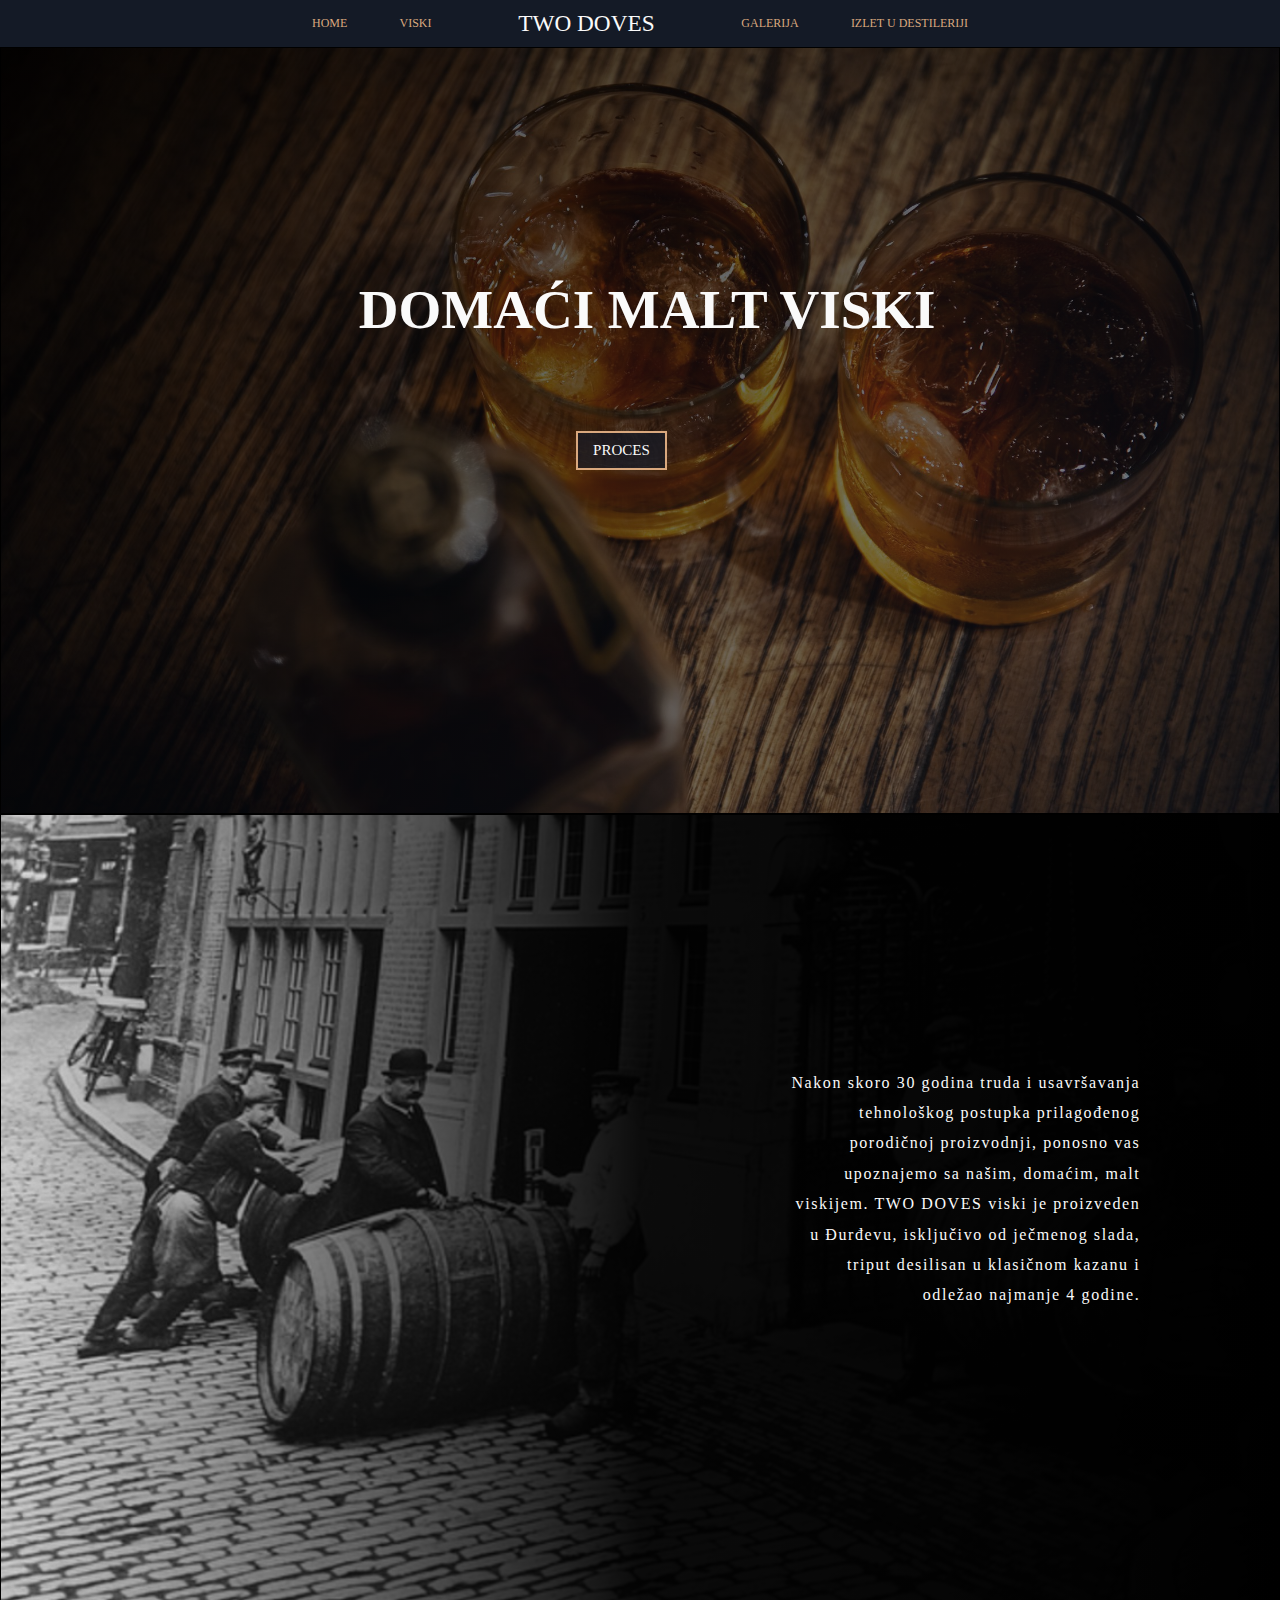
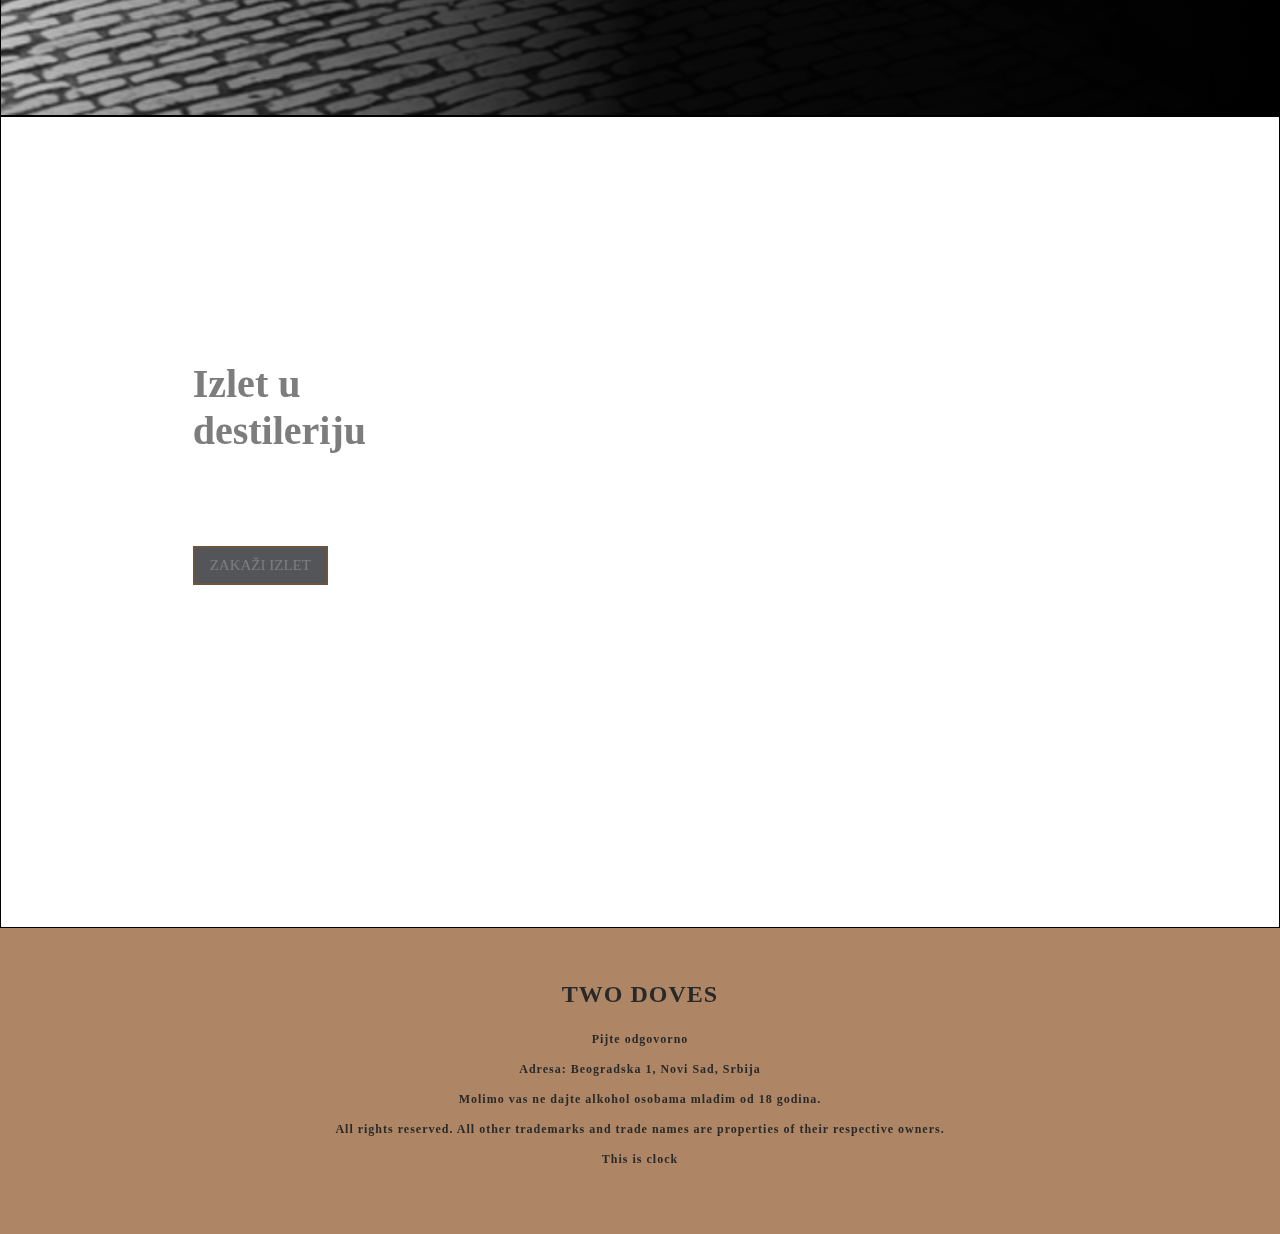
<file: index.html>
<!DOCTYPE html>
<html lang="en">

<head>
    <meta charset="UTF-8">
    <meta name="viewport" content="width=device-width, initial-scale=1.0">
    <meta http-equiv="X-UA-Compatible" content="ie=edge">
    <title>Two Doves Destilerija</title>

    <link href="css/style.css" rel="stylesheet" type="text/css">
</head>

<body>


    <div id="navigation">
        <nav class="navigation__nav">
            <ul class="navigation__list">
                <li><a href="index.html" class="navigation__link">HOME</a></li>
                <li><a href="viski.html" class="navigation__link">VISKI</a></li>
                <li class="navigation__logo" id="logo_animation">TWO DOVES</li>
                <li><a href="galerija.html" class="navigation__link">GALERIJA</a></li>
                <li><a href="izlet_u_destileriju.html" class="navigation__link">IZLET U DESTILERIJI</a></li>
            </ul>
        </nav>
    </div>


    <header class="header">
        <div class="header__text-box">
            <h1 class="heading__slogan" id="heading_animation">DOMAĆI MALT VISKI</h1>
            <a href="viski.html" class="header__button">Proces</a>
        </div>
    </header>

    <div class="main">
        <div class="main__text">
            <p>Nakon skoro 30 godina truda i usavršavanja tehnološkog postupka prilagođenog porodičnoj proizvodnji,
                ponosno vas upoznajemo sa našim, domaćim, malt viskijem. TWO DOVES viski je proizveden u Đurđevu,
                isključivo od ječmenog slada, triput desilisan u klasičnom kazanu i odležao najmanje 4 godine.</p>
        </div>
    </div>


    <div class="destillery">
        <div class="destillery__heading">
            <h1 class="destillery__heading__text">Izlet u <br> destileriju</h1>
            <a href="izlet_u_destileriju.html" class="destillery__button">Zakaži izlet</a>
        </div>
    </div>

    <footer class="footer">
        <h1>TWO DOVES</h1>
        <p id="footer__slogan">Pijte odgovorno</p>
        <p id="footer__adresa">Adresa: Beogradska 1, Novi Sad, Srbija</p>
        <p id="footer__molba">Molimo vas ne dajte alkohol osobama mlađim od 18 godina.</p>
        <p id="footer__rightsreserved">All rights reserved. All other trademarks and trade names are properties of their
            respective owners.</p>

            <div id="clock">This is clock</div>

    </footer>

    <script src="js/script.js"></script>

</body>

</html>
</file>
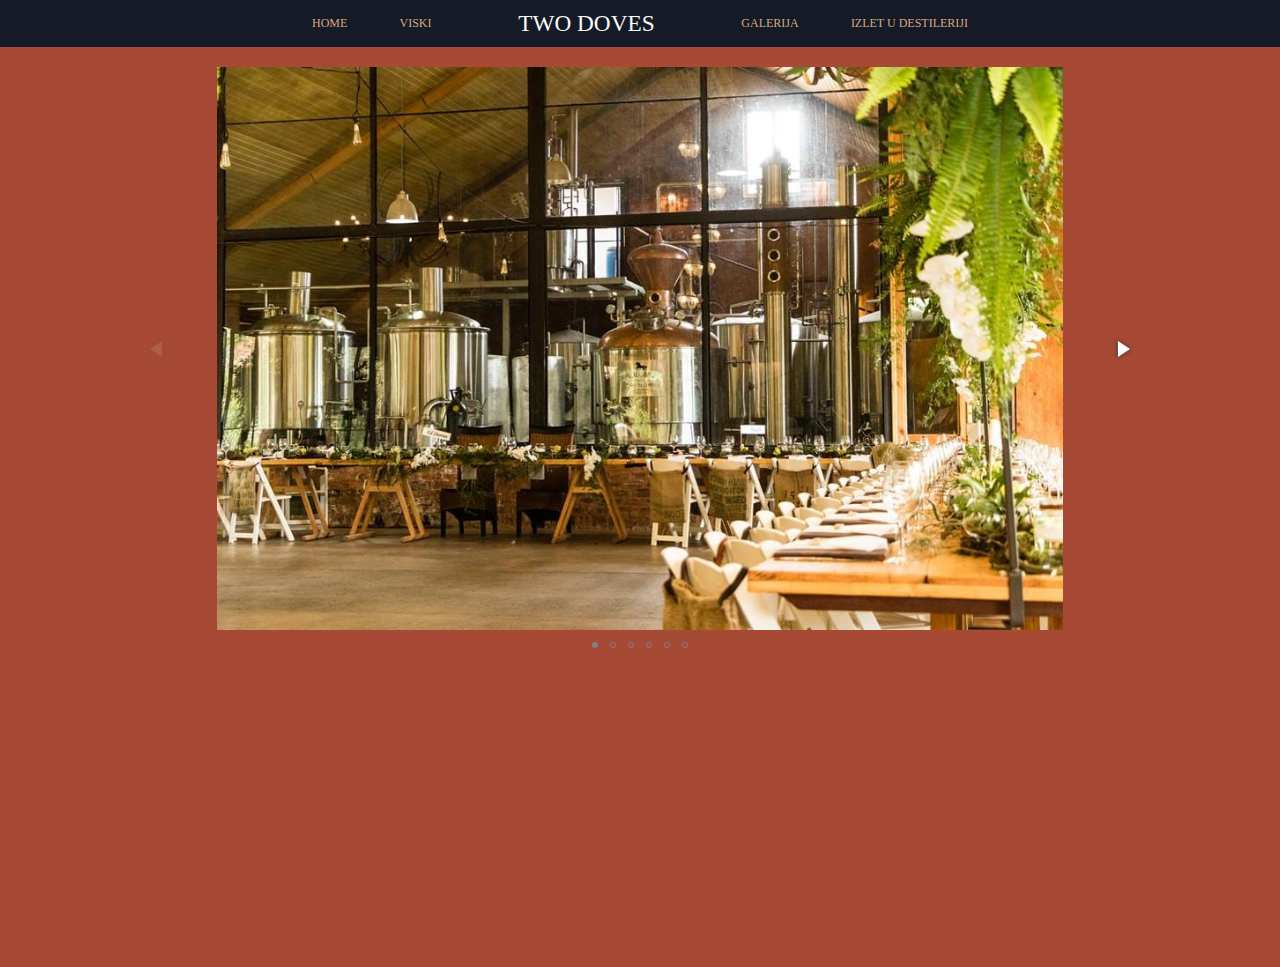
<file: galerija.html>
<!-- <div id="navigation">
        <nav class="navigation__nav">
            <ul class="navigation__list">
                <li><a href="index.html" class="navigation__link">HOME</a></li>
                <li><a href="viski.html" class="navigation__link">VISKI</a></li>
                <li class="navigation__logo">TWO DOVES</li>
                <li><a href="#" class="navigation__link">GALERIJA</a></li>
                <li><a href="#" class="navigation__link">IZLET U DESTILERIJI</a></li>
            </ul>
        </nav>
    </div>

    <div id="gallery_background">


    </div> -->



<!DOCTYPE html>
<html>

<head>
    <title>Galerija</title>
    <meta charset="utf-8">
    <meta name="viewport" content="width=device-width">
    <script src="https://ajax.googleapis.com/ajax/libs/jquery/3.4.1/jquery.min.js"></script>
    <!-- jQuery -->
    <script src="http://code.jquery.com/jquery-1.10.2.min.js"></script>
    <script src="https://ajax.googleapis.com/ajax/libs/jquery/1.12.4/jquery.min.js"></script>
    <!-- Fotorama -->
    <link href="fotorama-4.6.2/fotorama-4.6.2/fotorama.css" rel="stylesheet">
    <link href="css/style.css" rel="stylesheet">
    <link href="css/style_galerija.css" rel="stylesheet">

</head>

<body>

    <div id="navigation">
        <nav class="navigation__nav">
            <ul class="navigation__list">
                <li><a href="index.html" class="navigation__link">HOME</a></li>
                <li><a href="viski.html" class="navigation__link">VISKI</a></li>
                <li class="navigation__logo">TWO DOVES</li>
                <li><a href="galerija.html" class="navigation__link">GALERIJA</a></li>
                <li><a href="izlet_u_destileriju.html" class="navigation__link">IZLET U DESTILERIJI</a></li>
            </ul>
        </nav>
    </div>
    <!-- Fotorama -->
    <div id="gallery_background">
        <div class="fotorama" data-width="1000" data-ratio="16/9" data-max-width="100%">
            
            <img src="img/pic6.jpg">
            <img src="img/pic5.jpg">
            <img src="img/pic3.jpg">
            <img src="img/pic1.jpg">
            <img src="img/pic4.jpg">
            <img src="img/pic2.jpg">

            <!-- <img src="img/IMG_4702.JPG">
            <img src="img/1001 (2).JPG">
            <img src="img/1077.JPG">
            <img src="img/1083.JPG">
            <img src="img/1142.JPG">
            <img src="img/615.JPG">
            <img src="img/735.JPG">
            <img src="img/763.JPG"> -->

        </div>
    </div>
    <script src="fotorama-4.6.2/fotorama-4.6.2/fotorama.js"></script>
</body>

</html>
</file>
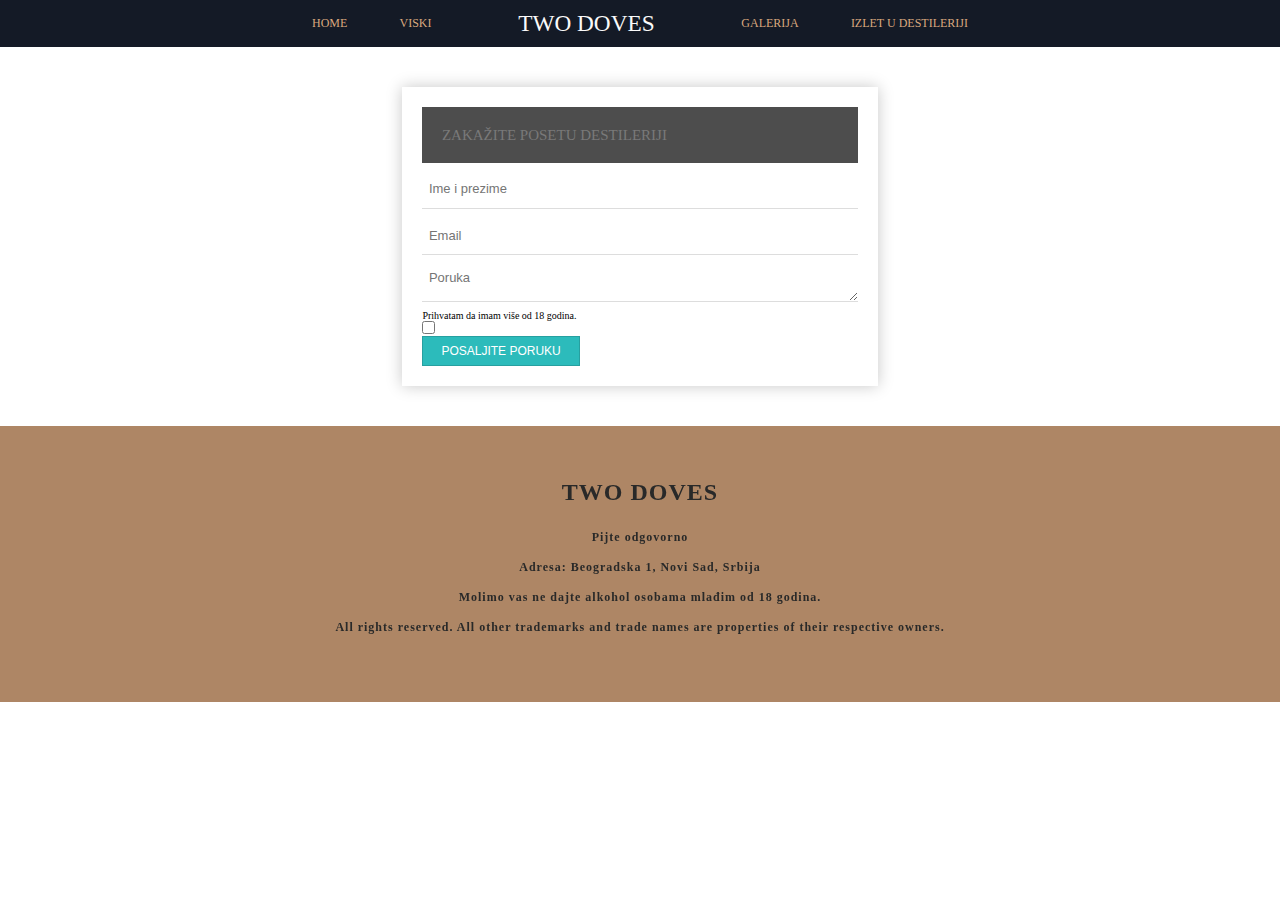
<file: izlet_u_destileriju.html>
<!DOCTYPE html>
<html lang="en">

<head>
    <meta charset="UTF-8">
    <meta name="viewport" content="width=device-width, initial-scale=1.0">
    <meta http-equiv="X-UA-Compatible" content="ie=edge">
    <link rel="stylesheet" type="text/css" href="css/stylecontact.css">
    <link rel="stylesheet" type="text/css" href="css/style.css">
    <title>Kontakt</title>
</head>

<body>
    <div id="navigation">
        <nav class="navigation__nav">
            <ul class="navigation__list">
                <li><a href="index.html" class="navigation__link">HOME</a></li>
                <li><a href="viski.html" class="navigation__link">VISKI</a></li>
                <li class="navigation__logo">TWO DOVES</li>
                <li><a href="galerija.html" class="navigation__link">GALERIJA</a></li>
                <li><a href="izlet_u_destileriju.html" class="navigation__link">IZLET U DESTILERIJI</a></li>
            </ul>
        </nav>
    </div>

    <div id="form">
        <h2>Zakažite posetu destileriji</h2>
        <div id="error"></div>
        <form id="form1">
            <input id="ime_prezime" type="text" name="field1" placeholder="Ime i prezime" />
            <input id="email" type="email" name="field2" placeholder="Email" />
            <textarea id="poruka" placeholder="Poruka" ></textarea>  <!-- onkeyup="adjust_textarea(this)" -->
            <label for="checkbox">Prihvatam da imam više od 18 godina.</label><br>
            <input id="checkbox" type="checkbox" name="checkbox"><br>
            <!-- <button id="posalji" type="submit" value="Pošaljite poruku" name="Posaljite poruku"> -->
            <button id="posalji" type="submit" value="posalji">Posaljite poruku</button>

        </form>
    </div>


    <footer class="footer">
        <h1>TWO DOVES</h1>
        <p id="footer__slogan">Pijte odgovorno</p>
        <p id="footer__adresa">Adresa: Beogradska 1, Novi Sad, Srbija</p>
        <p id="footer__molba">Molimo vas ne dajte alkohol osobama mlađim od 18 godina.</p>
        <p id="footer__rightsreserved">All rights reserved. All other trademarks and trade names are properties of their respective owners.
        </p>

    </footer>
    <script src="js/script.js"></script>
</body>

</html>
</file>
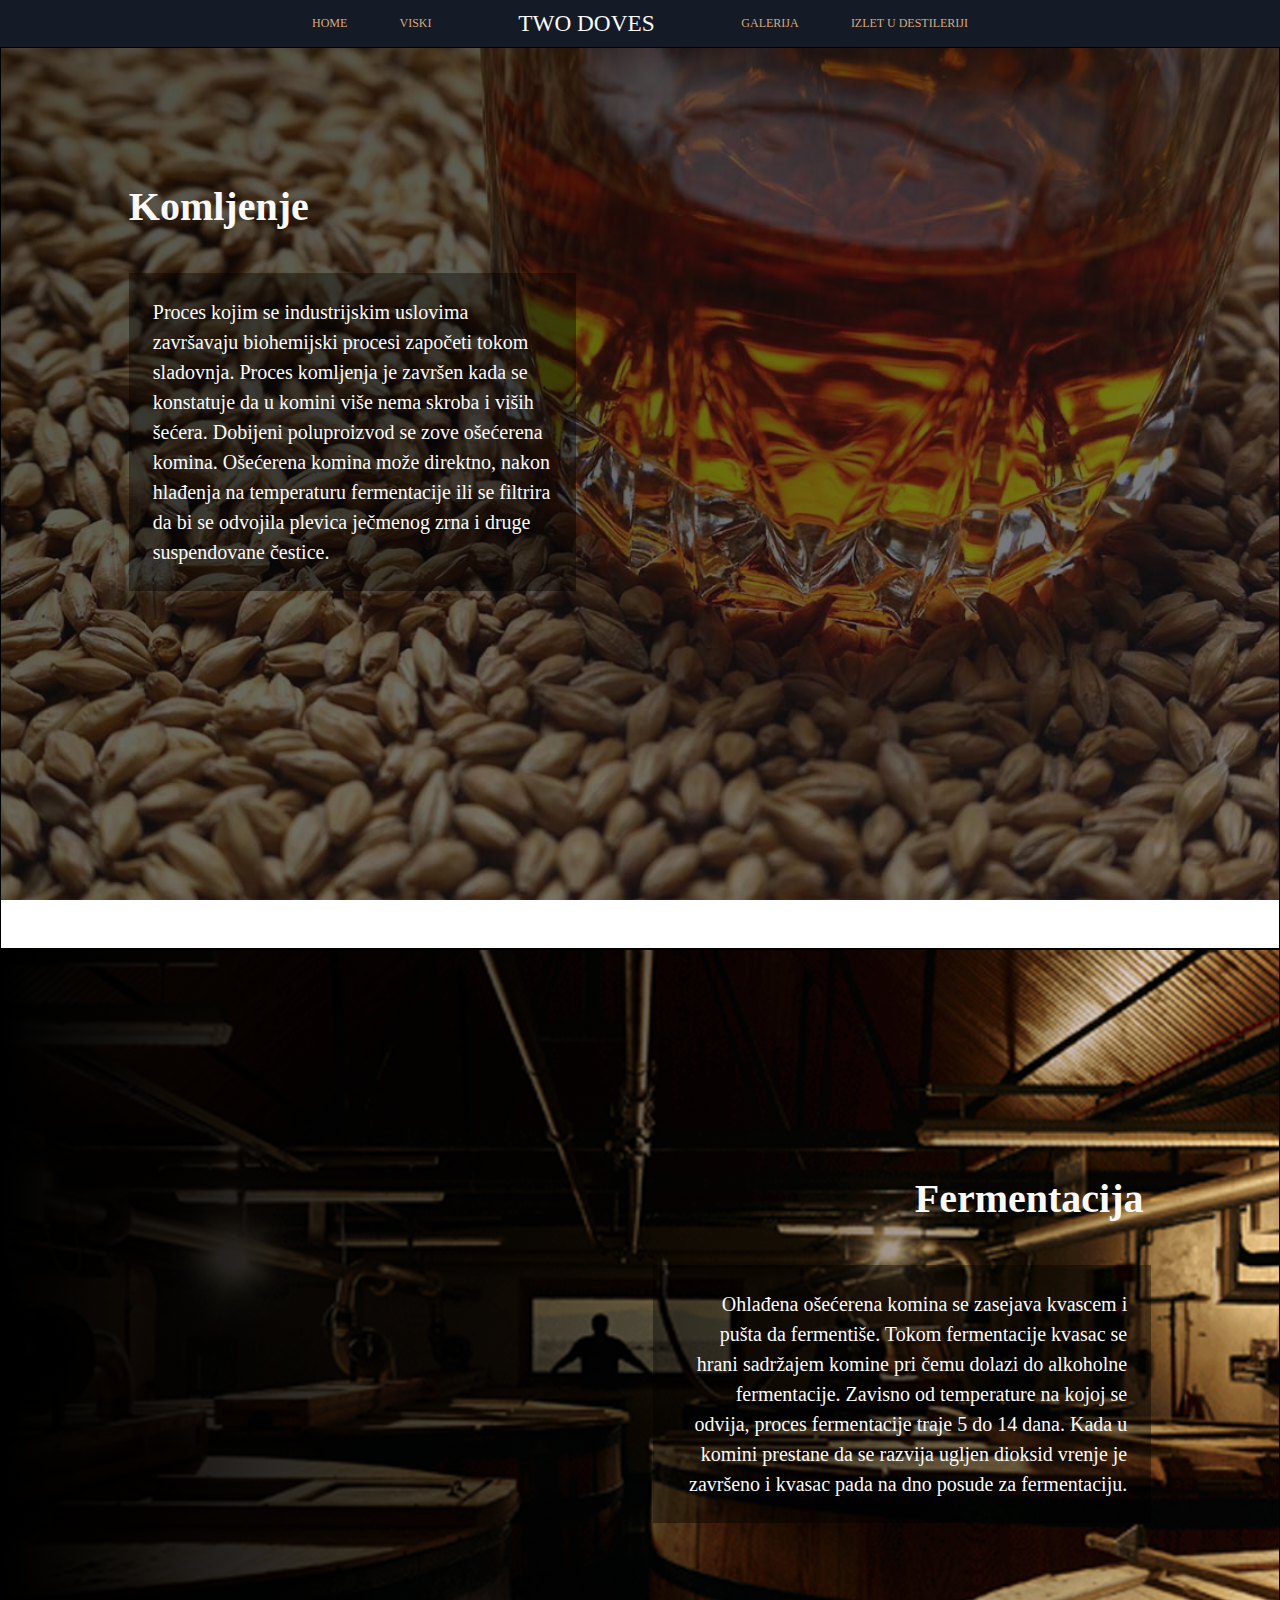
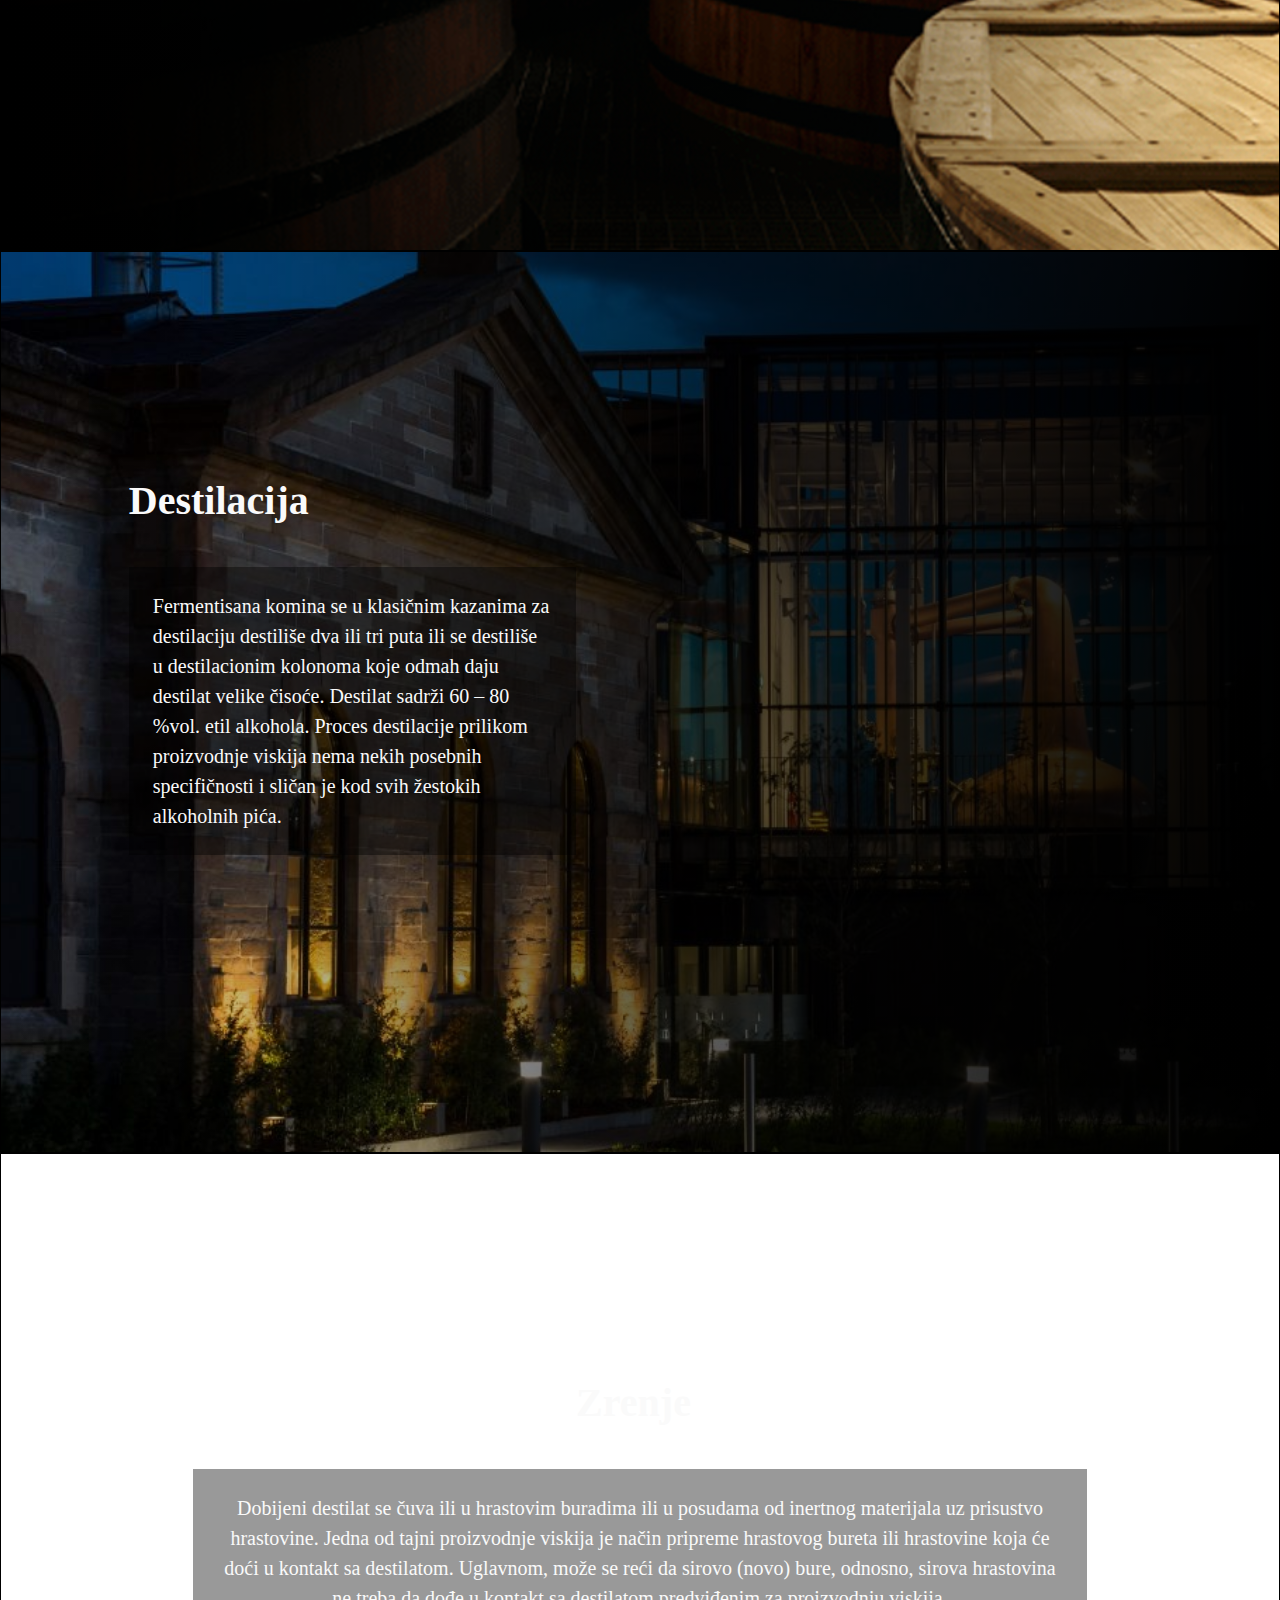
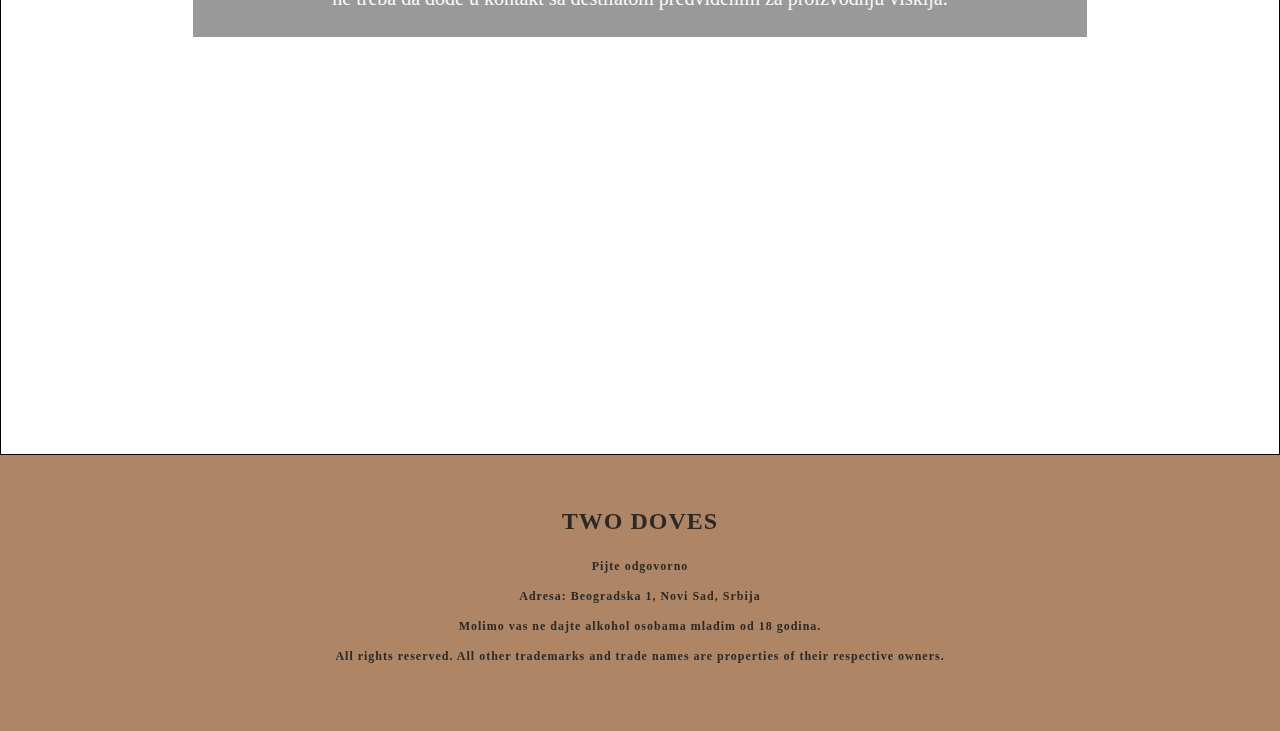
<file: viski.html>
<html lang="en">

<head>
    <meta charset="UTF-8">
    <meta name="viewport" content="width=device-width, initial-scale=1.0">
    <meta http-equiv="X-UA-Compatible" content="ie=edge">
    <title>Two Doves Destilerija - Viski</title>
    <link href="css/style.css" rel="stylesheet" type="text/css">
</head>

<body>

    <div id="navigation">
        <nav class="navigation__nav">
            <ul class="navigation__list">
                <li><a href="index.html" class="navigation__link">HOME</a></li>
                <li><a href="viski.html" class="navigation__link">VISKI</a></li>
                <li class="navigation__logo">TWO DOVES</li>
                <li><a href="galerija.html" class="navigation__link">GALERIJA</a></li>
                <li><a href="izlet_u_destileriju.html" class="navigation__link">IZLET U DESTILERIJI</a></li>
            </ul>
        </nav>
    </div>


    <div class="main1">
        <div class="main1__text">
            <h1 id="heading1">Komljenje</h1>
            <div id="paragpraph1">
                <p>
                    Proces kojim se industrijskim uslovima završavaju biohemijski procesi započeti tokom sladovnja.
                    Proces komljenja je završen kada se konstatuje da u komini više nema skroba i viših šećera.
                    Dobijeni poluproizvod se zove ošećerena komina.
                    Ošećerena komina može direktno, nakon hlađenja na temperaturu fermentacije ili se filtrira da bi se
                    odvojila plevica ječmenog zrna i druge suspendovane čestice.<br>
                </p>
            </div>

        </div>
    </div>

    <div class="main2">
        <div class="main2__text">
            <h1 id="heading2">Fermentacija</h1>
            <div id="paragpraph2">
                <p>
                    Ohlađena ošećerena komina se zasejava kvascem i pušta da fermentiše. Tokom fermentacije kvasac se
                    hrani sadržajem
                    komine pri čemu dolazi do alkoholne fermentacije.
                    Zavisno od temperature na kojoj se odvija, proces fermentacije traje 5 do 14 dana.
                    Kada u komini prestane da se razvija ugljen dioksid vrenje je završeno i kvasac pada na dno posude
                    za fermentaciju.
                </p>
            </div>

        </div>
    </div>

    <div class="main3">
        <div class="main3__text">
            <h1 id="heading3">Destilacija</h1>
            <p id="paragpraph3">Fermentisana komina se u klasičnim kazanima za destilaciju destiliše dva ili tri puta
                ili
                se destiliše u destilacionim kolonoma koje odmah daju destilat velike čisoće.
                Destilat sadrži 60 – 80 %vol. etil alkohola. Proces destilacije prilikom proizvodnje viskija nema nekih
                posebnih specifičnosti i
                sličan je kod svih žestokih alkoholnih pića.</p>

        </div>
    </div>

    <div class="main4">
        <div class="main4__text">
            <h1 id="heading4">Zrenje</h1>
            <p id="paragpraph4">Dobijeni destilat se čuva ili u hrastovim buradima ili u posudama od inertnog materijala
                uz prisustvo hrastovine.
                Jedna od tajni proizvodnje viskija je način pripreme hrastovog bureta ili hrastovine koja će doći u
                kontakt sa destilatom.
                Uglavnom, može se reći da sirovo (novo) bure, odnosno, sirova hrastovina ne treba da dođe u kontakt sa
                destilatom predviđenim za proizvodnju viskija.
            </p>
        </div>
    </div>

    <footer class="footer">
        <h1>TWO DOVES</h1>
        <p id="footer__slogan">Pijte odgovorno</p>
        <p id="footer__adresa">Adresa: Beogradska 1, Novi Sad, Srbija</p>
        <p id="footer__molba">Molimo vas ne dajte alkohol osobama mlađim od 18 godina.</p>
        <p id="footer__rightsreserved">All rights reserved. All other trademarks and trade names are properties of their
            respective owners.
        </p>
    </footer>
</body>

</html>
</file>
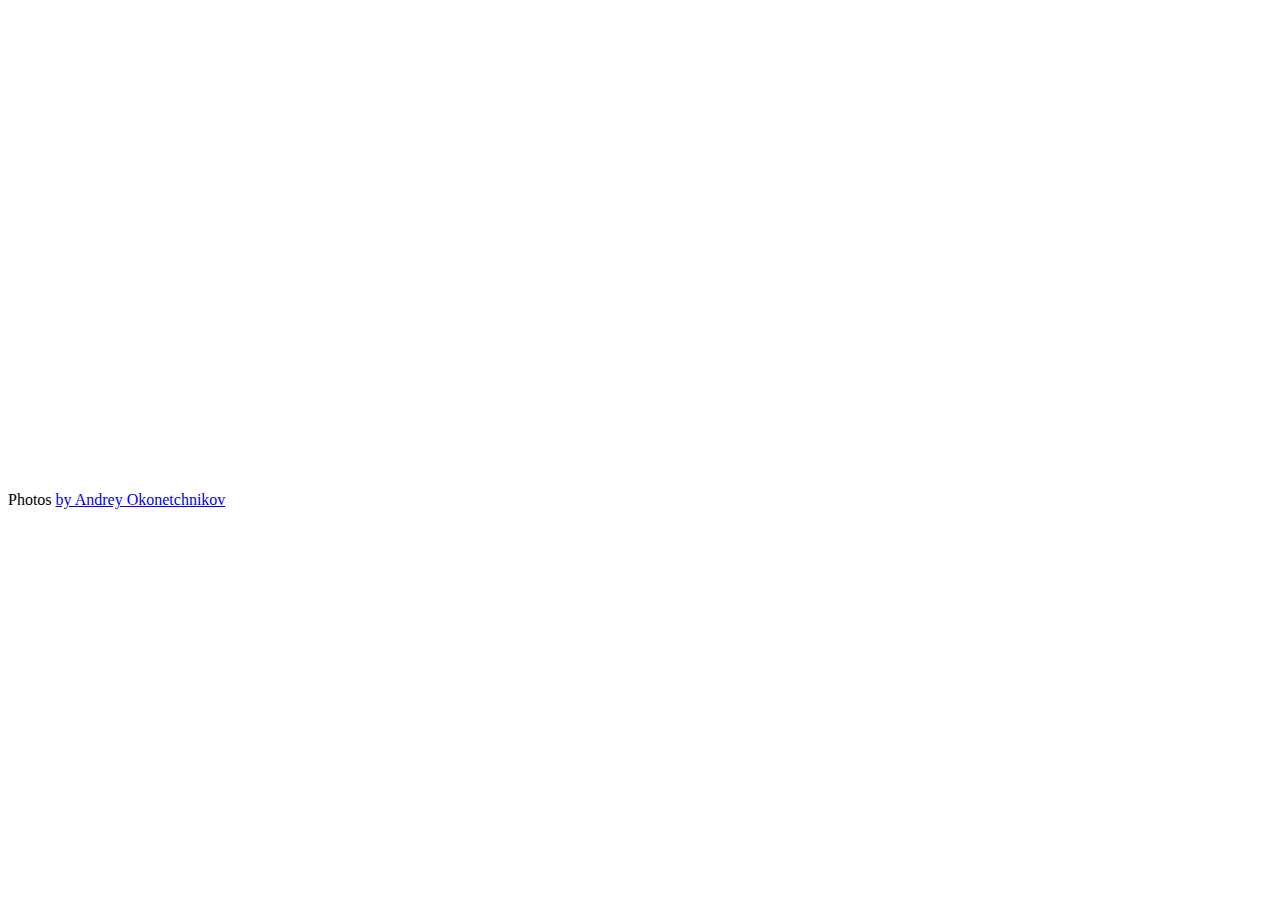
<file: fotorama-4.6.2/fotorama-4.6.2/example.html>
<!DOCTYPE html>
<html>
<head>
  <title>Basic fotorama</title>
  <meta charset="utf-8">
  <meta name="viewport" content="width=device-width">

  <!-- jQuery -->
  <script src="http://code.jquery.com/jquery-1.10.2.min.js"></script>

  <!-- Fotorama -->
  <link href="fotorama.css" rel="stylesheet">
  <script src="fotorama.js"></script>

  <!-- Just don’t want to repeat this prefix in every img[src] -->
  <base href="http://s.fotorama.io/okonechnikov/">
</head>

<body>

<!-- Fotorama -->
<div class="fotorama" data-width="700" data-ratio="700/467" data-max-width="100%">
  <img src="1-lo.jpg">
  <img src="2-lo.jpg">
  <img src="9-lo.jpg">
  <img src="6-lo.jpg">
  <img src="5-lo.jpg">
</div>

<!-- © -->
<p>Photos <a href="http://okonet.ru/">by Andrey Okonetchnikov</a></p>
</body>
</html>
</file>
<file: css/style.css>
* {
    margin: 0;
    padding: 0;
    
}

body{
    font-size: 12px;
}


#navigation {
    padding: 1em 30em 1em 30em;
    background-color: #141A26;
    color:#FAFAFA;
}

.navigation__nav {
    font-size: 1.2em;
}

.navigation__list {
    display: flex;
    justify-content: center;
    align-items: center;
    list-style: none;
    justify-content: space-between;
}

.navigation__link {
    text-decoration: none;
    color: #D9A87E;
    margin-right: 1em;
    margin-left: 1em;
    
}

.navigation__logo {
    margin: 0 2em 0 2em;
    font-size: 1.94em;
}




.header {
    height: 85vh;
    background-image: linear-gradient( 
        to right bottom,
     rgba(0,0,0, 0.7), 
     rgba(20,26,38, 0.5)),
        url("../img/whiskey.jpg");  
    background-size: cover;
    background-position: top;
    position: relative;
    border: 1px solid black;
    background-attachment: fixed;
}


.heading__slogan {
    position: absolute;
    top: 30%;
    left: 28%;
    text-align: center;
    color: #FAFAFA;
    font-size: 5.5em;
}

.header__button{
    position: absolute;
    top: 50%;
    left: 45%;
    text-align: center;
    color: #FAFAFA;
    font-size: 1.5em;
    background-color: rgba(20,26,38, 0.7);
    text-decoration: none;
    padding: 0.6em 1em;
    text-transform: uppercase;
    border: 2px solid #D9A87E;
    transition: 0.8s;
}

.header__button:hover {
    background-color: #D9A87E;
    color: #141A26;
    font-weight: 700;
}


.main {
    height: 100vh;
    background-image: linear-gradient(
        to left, rgb(0,0,0), rgba(0,0,0, 0.95) 50%, rgba(0,0,0,0)),  
        url("../img/workers.jpg");  
    background-size: cover;
    background-position: top;
    position: relative;
    border: 1px solid black;
}

.main__text{
    color: #fafafa;
    top: 27%;
    left: 60%;
    right: 9.6%;
    font-size: 1.6em;
    position: absolute;
    padding: 0.6em 1em;
    text-align: right;
    line-height: 1.9;
    letter-spacing: 0.1em;
}


.destillery {
    height: 90vh;
    background-image: linear-gradient(
        to right, rgb(0,0,0), rgba(0,0,0, 0.95) 40%, rgba(0,0,0,0)),  
        url("../img/destilety.jpg");  
    background-size: cover;
    background-position: top;
    position: relative;
    filter: brightness(50%);
    border: 1px solid black;
    background-attachment: fixed;
}


.destillery__button{
    position: absolute;
    top: 53%;
    left: 15%;
    text-align: center;
    color: #FAFAFA;
    font-size: 1.5em;
    background-color: rgba(20,26,38, 0.7);
    text-decoration: none;
    padding: 0.6em 1em;
    text-transform: uppercase;
    border: 2px solid #D9A87E;
    transition: 0.8s;
}

.destillery__button:hover {
    background-color: #D9A87E;
    color: #141A26;
    font-weight: 700;
}


.destillery__heading__text {
    color: #fafafa;
    position: absolute;
    top: 30%;
    left: 15%;
    font-size: 4em;
}

.footer {
    background-color: #D9A87E;
    color: #333333;
    text-align: center;
    line-height: 2.5;
    letter-spacing: 1px;
    padding-bottom: 5em;
    padding-top: 3em;
    filter: brightness(80%);
    font-weight: 600;
    font-size: 1.2em;
}

.main1 {
    height: 100vh;
    background-image: linear-gradient(
    to right bottom,
    rgba(0,0,0, 0.7), 
    rgba(20,26,38, 0.5)),  
        url("../img/komnjenje.jpg");  
    background-size: cover;
    background-position: top;
    position: relative;
    border: 1px solid black;
    background-attachment: fixed;
}

.main2 {
    height: 100vh;
    background-image: linear-gradient(
        to right, rgb(0,0,0), rgba(0,0,0, 0.6) 50%, rgba(0,0,0,0)),  
        url("../img/fermentacija.jpg");  
    background-size: cover;
    background-position: top;
    position: relative;
    border: 1px solid black;
}

.main3 {
    height: 100vh;
    background-image: linear-gradient(
        to left, rgb(0,0,0), rgba(0,0,0, 0.6) 50%, rgba(0,0,0,0)),  
        url("../img/destilacija.jpg");  
    background-size: cover;
    background-position: top;
    position: relative;
    border: 1px solid black;
}

.main4 {
    height: 100vh;
    background-image: linear-gradient(
        to right, rgb(0,0,0), rgba(0,0,0, 0.6) 50%, rgba(0,0,0,0)),url("../img/maturation.jpg");  
    background-size: cover;
    background-position: top;
    position: relative;
    border: 1px solid black;
    background-attachment: fixed;
}

/* ************************************* */


#heading1 {
    position: absolute;
    font-size: 4em;
    color: #FAFAFA;
    top: 15%;
    left: 10%;
}

#paragpraph1 {
    position: absolute;
    color: #FAFAFA;
    top: 25%;
    left: 10%;
    right: 55%;
    text-align: left;
    font-size: 2em;
    line-height: 1.5;
    background-color: rgba(0,0,0, 0.4);
    padding: 1.2em;
}

/* ************************************* */
#heading2 {
    position: absolute;
    font-size: 4em;
    color: #FAFAFA;
    top: 25%;
    left: 71.5%;  
}

#paragpraph2 {
    position: absolute;
    color: #FAFAFA;
    top: 35%;
    left: 51%;
    right: 10%;
    text-align: right;
    font-size: 2em;
    line-height: 1.5;
    background-color: rgba(0,0,0, 0.4);
    padding: 1.2em;
}

/* ************************************* */

#heading3 {
    position: absolute;
    font-size: 4em;
    color: #FAFAFA;
    top: 25%;
    left: 10%; 
}

#paragpraph3 {
    position: absolute;
    color: #FAFAFA;
    top: 35%;
    left: 10%;
    right: 55%;
    text-align: left;
    font-size: 2em;
    line-height: 1.5;
    background-color: rgba(0,0,0, 0.4);
    padding: 1.2em;
}
/* ************************************* */

#heading4 {
    position: absolute;
    font-size: 4em;
    color: #FAFAFA;
    top: 25%;
    left: 45%;  
}

#paragpraph4 {
    position: absolute;
    color: #FAFAFA;
    top: 35%;
    left: 15%;
    right: 15%;
    text-align: center;
    font-size: 2em;
    line-height: 1.5;
    background-color: rgba(0,0,0, 0.4);
    padding: 1.2em;
}

@media screen and (max-width: 1420px) {
    body {
        font-size: 11px;
    }
}

@media screen and (max-width: 1300px) {
    body {
        font-size: 10px;
    }
}

@media screen and (max-width: 1187px) {
    body {
        font-size: 9px;
    }
}



@media screen and (max-width:1070px) {
    body {
        font-size: 8px;
    }
}


@media screen and (max-width:955px) {
    body {
        font-size: 7px;
    }
}
@media screen and (max-width:850px) {
    body {
        font-size: 6px;
    }
}

@media screen and (max-width:726px) {
    body {
        font-size: 5.5px;
    }
}

@media screen and (max-width:660px) {
    body {
        font-size: 5px;
    }
}

@media screen and (max-width:585px) {
    body {
        font-size: 4.5px;
    }
}
@media screen and (max-width:525px) {
    body {
        font-size: 4px;
    }
}

@media screen and (max-width:470px) {
    body {
        font-size: 3.5px;
    }
}
</file>
<file: fotorama-4.6.2/fotorama-4.6.2/fotorama.css>
/*!
 * Fotorama 4.6.2 | http://fotorama.io/license/
 */
.fotorama__arr:focus:after,.fotorama__fullscreen-icon:focus:after,.fotorama__html,.fotorama__img,.fotorama__nav__frame:focus .fotorama__dot:after,.fotorama__nav__frame:focus .fotorama__thumb:after,.fotorama__stage__frame,.fotorama__stage__shaft,.fotorama__video iframe{position:absolute;width:100%;height:100%;top:0;right:0;left:0;bottom:0}.fotorama--fullscreen,.fotorama__img{max-width:99999px!important;max-height:99999px!important;min-width:0!important;min-height:0!important;border-radius:0!important;box-shadow:none!important;padding:0!important}.fotorama__wrap .fotorama__grab{cursor:move;cursor:-webkit-grab;cursor:-o-grab;cursor:-ms-grab;cursor:grab}.fotorama__grabbing *{cursor:move;cursor:-webkit-grabbing;cursor:-o-grabbing;cursor:-ms-grabbing;cursor:grabbing}.fotorama__spinner{position:absolute!important;top:50%!important;left:50%!important}.fotorama__wrap--css3 .fotorama__arr,.fotorama__wrap--css3 .fotorama__fullscreen-icon,.fotorama__wrap--css3 .fotorama__nav__shaft,.fotorama__wrap--css3 .fotorama__stage__shaft,.fotorama__wrap--css3 .fotorama__thumb-border,.fotorama__wrap--css3 .fotorama__video-close,.fotorama__wrap--css3 .fotorama__video-play{-webkit-transform:translate3d(0,0,0);transform:translate3d(0,0,0)}.fotorama__caption,.fotorama__nav:after,.fotorama__nav:before,.fotorama__stage:after,.fotorama__stage:before,.fotorama__wrap--css3 .fotorama__html,.fotorama__wrap--css3 .fotorama__nav,.fotorama__wrap--css3 .fotorama__spinner,.fotorama__wrap--css3 .fotorama__stage,.fotorama__wrap--css3 .fotorama__stage .fotorama__img,.fotorama__wrap--css3 .fotorama__stage__frame{-webkit-transform:translateZ(0);transform:translateZ(0)}.fotorama__arr:focus,.fotorama__fullscreen-icon:focus,.fotorama__nav__frame{outline:0}.fotorama__arr:focus:after,.fotorama__fullscreen-icon:focus:after,.fotorama__nav__frame:focus .fotorama__dot:after,.fotorama__nav__frame:focus .fotorama__thumb:after{content:'';border-radius:inherit;background-color:rgba(0,175,234,.5)}.fotorama__wrap--video .fotorama__stage,.fotorama__wrap--video .fotorama__stage__frame--video,.fotorama__wrap--video .fotorama__stage__frame--video .fotorama__html,.fotorama__wrap--video .fotorama__stage__frame--video .fotorama__img,.fotorama__wrap--video .fotorama__stage__shaft{-webkit-transform:none!important;transform:none!important}.fotorama__wrap--css3 .fotorama__nav__shaft,.fotorama__wrap--css3 .fotorama__stage__shaft,.fotorama__wrap--css3 .fotorama__thumb-border{transition-property:-webkit-transform,width;transition-property:transform,width;transition-timing-function:cubic-bezier(0.1,0,.25,1);transition-duration:0ms}.fotorama__arr,.fotorama__fullscreen-icon,.fotorama__no-select,.fotorama__video-close,.fotorama__video-play,.fotorama__wrap{-webkit-user-select:none;-moz-user-select:none;-ms-user-select:none;user-select:none}.fotorama__select{-webkit-user-select:text;-moz-user-select:text;-ms-user-select:text;user-select:text}.fotorama__nav,.fotorama__nav__frame{margin:auto;padding:0}.fotorama__caption__wrap,.fotorama__nav__frame,.fotorama__nav__shaft{-moz-box-orient:vertical;display:inline-block;vertical-align:middle;*display:inline;*zoom:1}.fotorama__wrap *{box-sizing:content-box}.fotorama__caption__wrap{box-sizing:border-box}.fotorama--hidden,.fotorama__load{position:absolute;left:-99999px;top:-99999px;z-index:-1}.fotorama__arr,.fotorama__fullscreen-icon,.fotorama__nav,.fotorama__nav__frame,.fotorama__nav__shaft,.fotorama__stage__frame,.fotorama__stage__shaft,.fotorama__video-close,.fotorama__video-play{-webkit-tap-highlight-color:transparent}.fotorama__arr,.fotorama__fullscreen-icon,.fotorama__video-close,.fotorama__video-play{background:url(fotorama.png) no-repeat}@media (-webkit-min-device-pixel-ratio:1.5),(min-resolution:2dppx){.fotorama__arr,.fotorama__fullscreen-icon,.fotorama__video-close,.fotorama__video-play{background:url(fotorama@2x.png) no-repeat;background-size:96px 160px}}.fotorama__thumb{background-color:#7f7f7f;background-color:rgba(127,127,127,.2)}@media print{.fotorama__arr,.fotorama__fullscreen-icon,.fotorama__thumb-border,.fotorama__video-close,.fotorama__video-play{background:none!important}}.fotorama{min-width:1px;overflow:hidden}.fotorama:not(.fotorama--unobtrusive)>:not(:first-child){display:none}.fullscreen{width:100%!important;height:100%!important;max-width:100%!important;max-height:100%!important;margin:0!important;padding:0!important;overflow:hidden!important;background:#000}.fotorama--fullscreen{position:absolute!important;top:0!important;left:0!important;right:0!important;bottom:0!important;float:none!important;z-index:2147483647!important;background:#000;width:100%!important;height:100%!important;margin:0!important}.fotorama--fullscreen .fotorama__nav,.fotorama--fullscreen .fotorama__stage{background:#000}.fotorama__wrap{-webkit-text-size-adjust:100%;position:relative;direction:ltr;z-index:0}.fotorama__wrap--rtl .fotorama__stage__frame{direction:rtl}.fotorama__nav,.fotorama__stage{overflow:hidden;position:relative;max-width:100%}.fotorama__wrap--pan-y{-ms-touch-action:pan-y}.fotorama__wrap .fotorama__pointer{cursor:pointer}.fotorama__wrap--slide .fotorama__stage__frame{opacity:1!important}.fotorama__stage__frame{overflow:hidden}.fotorama__stage__frame.fotorama__active{z-index:8}.fotorama__wrap--fade .fotorama__stage__frame{display:none}.fotorama__wrap--fade .fotorama__fade-front,.fotorama__wrap--fade .fotorama__fade-rear,.fotorama__wrap--fade .fotorama__stage__frame.fotorama__active{display:block;left:0;top:0}.fotorama__wrap--fade .fotorama__fade-front{z-index:8}.fotorama__wrap--fade .fotorama__fade-rear{z-index:7}.fotorama__wrap--fade .fotorama__fade-rear.fotorama__active{z-index:9}.fotorama__wrap--fade .fotorama__stage .fotorama__shadow{display:none}.fotorama__img{-ms-filter:"alpha(Opacity=0)";filter:alpha(opacity=0);opacity:0;border:none!important}.fotorama__error .fotorama__img,.fotorama__loaded .fotorama__img{-ms-filter:"alpha(Opacity=100)";filter:alpha(opacity=100);opacity:1}.fotorama--fullscreen .fotorama__loaded--full .fotorama__img,.fotorama__img--full{display:none}.fotorama--fullscreen .fotorama__loaded--full .fotorama__img--full{display:block}.fotorama__wrap--only-active .fotorama__nav,.fotorama__wrap--only-active .fotorama__stage{max-width:99999px!important}.fotorama__wrap--only-active .fotorama__stage__frame{visibility:hidden}.fotorama__wrap--only-active .fotorama__stage__frame.fotorama__active{visibility:visible}.fotorama__nav{font-size:0;line-height:0;text-align:center;display:none;white-space:nowrap;z-index:5}.fotorama__nav__shaft{position:relative;left:0;top:0;text-align:left}.fotorama__nav__frame{position:relative;cursor:pointer}.fotorama__nav--dots{display:block}.fotorama__nav--dots .fotorama__nav__frame{width:18px;height:30px}.fotorama__nav--dots .fotorama__nav__frame--thumb,.fotorama__nav--dots .fotorama__thumb-border{display:none}.fotorama__nav--thumbs{display:block}.fotorama__nav--thumbs .fotorama__nav__frame{padding-left:0!important}.fotorama__nav--thumbs .fotorama__nav__frame:last-child{padding-right:0!important}.fotorama__nav--thumbs .fotorama__nav__frame--dot{display:none}.fotorama__dot{display:block;width:4px;height:4px;position:relative;top:12px;left:6px;border-radius:6px;border:1px solid #7f7f7f}.fotorama__nav__frame:focus .fotorama__dot:after{padding:1px;top:-1px;left:-1px}.fotorama__nav__frame.fotorama__active .fotorama__dot{width:0;height:0;border-width:3px}.fotorama__nav__frame.fotorama__active .fotorama__dot:after{padding:3px;top:-3px;left:-3px}.fotorama__thumb{overflow:hidden;position:relative;width:100%;height:100%}.fotorama__nav__frame:focus .fotorama__thumb{z-index:2}.fotorama__thumb-border{position:absolute;z-index:9;top:0;left:0;border-style:solid;border-color:#00afea;background-image:linear-gradient(to bottom right,rgba(255,255,255,.25),rgba(64,64,64,.1))}.fotorama__caption{position:absolute;z-index:12;bottom:0;left:0;right:0;font-family:'Helvetica Neue',Arial,sans-serif;font-size:14px;line-height:1.5;color:#000}.fotorama__caption a{text-decoration:none;color:#000;border-bottom:1px solid;border-color:rgba(0,0,0,.5)}.fotorama__caption a:hover{color:#333;border-color:rgba(51,51,51,.5)}.fotorama__wrap--rtl .fotorama__caption{left:auto;right:0}.fotorama__wrap--no-captions .fotorama__caption,.fotorama__wrap--video .fotorama__caption{display:none}.fotorama__caption__wrap{background-color:#fff;background-color:rgba(255,255,255,.9);padding:5px 10px}@-webkit-keyframes spinner{0%{-webkit-transform:rotate(0);transform:rotate(0)}100%{-webkit-transform:rotate(360deg);transform:rotate(360deg)}}@keyframes spinner{0%{-webkit-transform:rotate(0);transform:rotate(0)}100%{-webkit-transform:rotate(360deg);transform:rotate(360deg)}}.fotorama__wrap--css3 .fotorama__spinner{-webkit-animation:spinner 24s infinite linear;animation:spinner 24s infinite linear}.fotorama__wrap--css3 .fotorama__html,.fotorama__wrap--css3 .fotorama__stage .fotorama__img{transition-property:opacity;transition-timing-function:linear;transition-duration:.3s}.fotorama__wrap--video .fotorama__stage__frame--video .fotorama__html,.fotorama__wrap--video .fotorama__stage__frame--video .fotorama__img{-ms-filter:"alpha(Opacity=0)";filter:alpha(opacity=0);opacity:0}.fotorama__select{cursor:auto}.fotorama__video{top:32px;right:0;bottom:0;left:0;position:absolute;z-index:10}@-moz-document url-prefix(){.fotorama__active{box-shadow:0 0 0 transparent}}.fotorama__arr,.fotorama__fullscreen-icon,.fotorama__video-close,.fotorama__video-play{position:absolute;z-index:11;cursor:pointer}.fotorama__arr{position:absolute;width:32px;height:32px;top:50%;margin-top:-16px}.fotorama__arr--prev{left:2px;background-position:0 0}.fotorama__arr--next{right:2px;background-position:-32px 0}.fotorama__arr--disabled{pointer-events:none;cursor:default;*display:none;opacity:.1}.fotorama__fullscreen-icon{width:32px;height:32px;top:2px;right:2px;background-position:0 -32px;z-index:20}.fotorama__arr:focus,.fotorama__fullscreen-icon:focus{border-radius:50%}.fotorama--fullscreen .fotorama__fullscreen-icon{background-position:-32px -32px}.fotorama__video-play{width:96px;height:96px;left:50%;top:50%;margin-left:-48px;margin-top:-48px;background-position:0 -64px;opacity:0}.fotorama__wrap--css2 .fotorama__video-play,.fotorama__wrap--video .fotorama__stage .fotorama__video-play{display:none}.fotorama__error .fotorama__video-play,.fotorama__loaded .fotorama__video-play,.fotorama__nav__frame .fotorama__video-play{opacity:1;display:block}.fotorama__nav__frame .fotorama__video-play{width:32px;height:32px;margin-left:-16px;margin-top:-16px;background-position:-64px -32px}.fotorama__video-close{width:32px;height:32px;top:0;right:0;background-position:-64px 0;z-index:20;opacity:0}.fotorama__wrap--css2 .fotorama__video-close{display:none}.fotorama__wrap--css3 .fotorama__video-close{-webkit-transform:translate3d(32px,-32px,0);transform:translate3d(32px,-32px,0)}.fotorama__wrap--video .fotorama__video-close{display:block;opacity:1}.fotorama__wrap--css3.fotorama__wrap--video .fotorama__video-close{-webkit-transform:translate3d(0,0,0);transform:translate3d(0,0,0)}.fotorama__wrap--no-controls.fotorama__wrap--toggle-arrows .fotorama__arr,.fotorama__wrap--no-controls.fotorama__wrap--toggle-arrows .fotorama__fullscreen-icon{opacity:0}.fotorama__wrap--no-controls.fotorama__wrap--toggle-arrows .fotorama__arr:focus,.fotorama__wrap--no-controls.fotorama__wrap--toggle-arrows .fotorama__fullscreen-icon:focus{opacity:1}.fotorama__wrap--video .fotorama__arr,.fotorama__wrap--video .fotorama__fullscreen-icon{opacity:0!important}.fotorama__wrap--css2.fotorama__wrap--no-controls.fotorama__wrap--toggle-arrows .fotorama__arr,.fotorama__wrap--css2.fotorama__wrap--no-controls.fotorama__wrap--toggle-arrows .fotorama__fullscreen-icon{display:none}.fotorama__wrap--css2.fotorama__wrap--no-controls.fotorama__wrap--toggle-arrows .fotorama__arr:focus,.fotorama__wrap--css2.fotorama__wrap--no-controls.fotorama__wrap--toggle-arrows .fotorama__fullscreen-icon:focus{display:block}.fotorama__wrap--css2.fotorama__wrap--video .fotorama__arr,.fotorama__wrap--css2.fotorama__wrap--video .fotorama__fullscreen-icon{display:none!important}.fotorama__wrap--css3.fotorama__wrap--no-controls.fotorama__wrap--slide.fotorama__wrap--toggle-arrows .fotorama__fullscreen-icon:not(:focus){-webkit-transform:translate3d(32px,-32px,0);transform:translate3d(32px,-32px,0)}.fotorama__wrap--css3.fotorama__wrap--no-controls.fotorama__wrap--slide.fotorama__wrap--toggle-arrows .fotorama__arr--prev:not(:focus){-webkit-transform:translate3d(-48px,0,0);transform:translate3d(-48px,0,0)}.fotorama__wrap--css3.fotorama__wrap--no-controls.fotorama__wrap--slide.fotorama__wrap--toggle-arrows .fotorama__arr--next:not(:focus){-webkit-transform:translate3d(48px,0,0);transform:translate3d(48px,0,0)}.fotorama__wrap--css3.fotorama__wrap--video .fotorama__fullscreen-icon{-webkit-transform:translate3d(32px,-32px,0)!important;transform:translate3d(32px,-32px,0)!important}.fotorama__wrap--css3.fotorama__wrap--video .fotorama__arr--prev{-webkit-transform:translate3d(-48px,0,0)!important;transform:translate3d(-48px,0,0)!important}.fotorama__wrap--css3.fotorama__wrap--video .fotorama__arr--next{-webkit-transform:translate3d(48px,0,0)!important;transform:translate3d(48px,0,0)!important}.fotorama__wrap--css3 .fotorama__arr:not(:focus),.fotorama__wrap--css3 .fotorama__fullscreen-icon:not(:focus),.fotorama__wrap--css3 .fotorama__video-close:not(:focus),.fotorama__wrap--css3 .fotorama__video-play:not(:focus){transition-property:-webkit-transform,opacity;transition-property:transform,opacity;transition-duration:.3s}.fotorama__nav:after,.fotorama__nav:before,.fotorama__stage:after,.fotorama__stage:before{content:"";display:block;position:absolute;text-decoration:none;top:0;bottom:0;width:10px;height:auto;z-index:10;pointer-events:none;background-repeat:no-repeat;background-size:1px 100%,5px 100%}.fotorama__nav:before,.fotorama__stage:before{background-image:linear-gradient(transparent,rgba(0,0,0,.2) 25%,rgba(0,0,0,.3) 75%,transparent),radial-gradient(farthest-side at 0 50%,rgba(0,0,0,.4),transparent);background-position:0 0,0 0;left:-10px}.fotorama__nav.fotorama__shadows--left:before,.fotorama__stage.fotorama__shadows--left:before{left:0}.fotorama__nav:after,.fotorama__stage:after{background-image:linear-gradient(transparent,rgba(0,0,0,.2) 25%,rgba(0,0,0,.3) 75%,transparent),radial-gradient(farthest-side at 100% 50%,rgba(0,0,0,.4),transparent);background-position:100% 0,100% 0;right:-10px}.fotorama__nav.fotorama__shadows--right:after,.fotorama__stage.fotorama__shadows--right:after{right:0}.fotorama--fullscreen .fotorama__nav:after,.fotorama--fullscreen .fotorama__nav:before,.fotorama--fullscreen .fotorama__stage:after,.fotorama--fullscreen .fotorama__stage:before,.fotorama__wrap--fade .fotorama__stage:after,.fotorama__wrap--fade .fotorama__stage:before,.fotorama__wrap--no-shadows .fotorama__nav:after,.fotorama__wrap--no-shadows .fotorama__nav:before,.fotorama__wrap--no-shadows .fotorama__stage:after,.fotorama__wrap--no-shadows .fotorama__stage:before{display:none}
</file>
<file: css/style_galerija.css>
#gallery_background {
    padding-top: 2em;
    background-color: rgba(156, 54, 31, 0.9);
    background-size: cover;
    height: 100vh;
    display: flex;
    justify-content: center;
}
</file>
<file: css/stylecontact.css>
#form{
	width: 34%;
	padding: 2em;
	background: #FFFFFF;
	margin: 4em auto;
	box-shadow: 0px 0px 15px rgba(0, 0, 0, 0.22);
}
#form h2{
	background: #4D4D4D;
	text-transform: uppercase;
	color: #797979;
	font-size: 1.5em;
	font-weight: 100;
	padding: 1.3em;
}

#ime_prezime {
	margin-top: 0.5em;
}

#ime_prezime,
#email,
#poruka
{
	box-sizing: border-box;	
	display: block;
	width: 100%;
	padding: 0.5em;
	border: none;
	border-bottom: 1px solid #ddd;
	/* background: transparent; */
	margin-bottom: 0.6em;
	font: 1.3em Arial, Helvetica, sans-serif;
	height: 3em;
}
#form textarea{
	overflow: hidden;
}

#posalji {
	background-color: #2CBBBB;
	border: 1px solid #27A0A0;
	color: #FFFFFF;
	font-size: 1.2em;
	padding: 0.6em 1.5em;
	text-decoration: none;
	text-transform: uppercase;
}

#posalji:hover {
	background-color:#34CACA;
}
</file>
